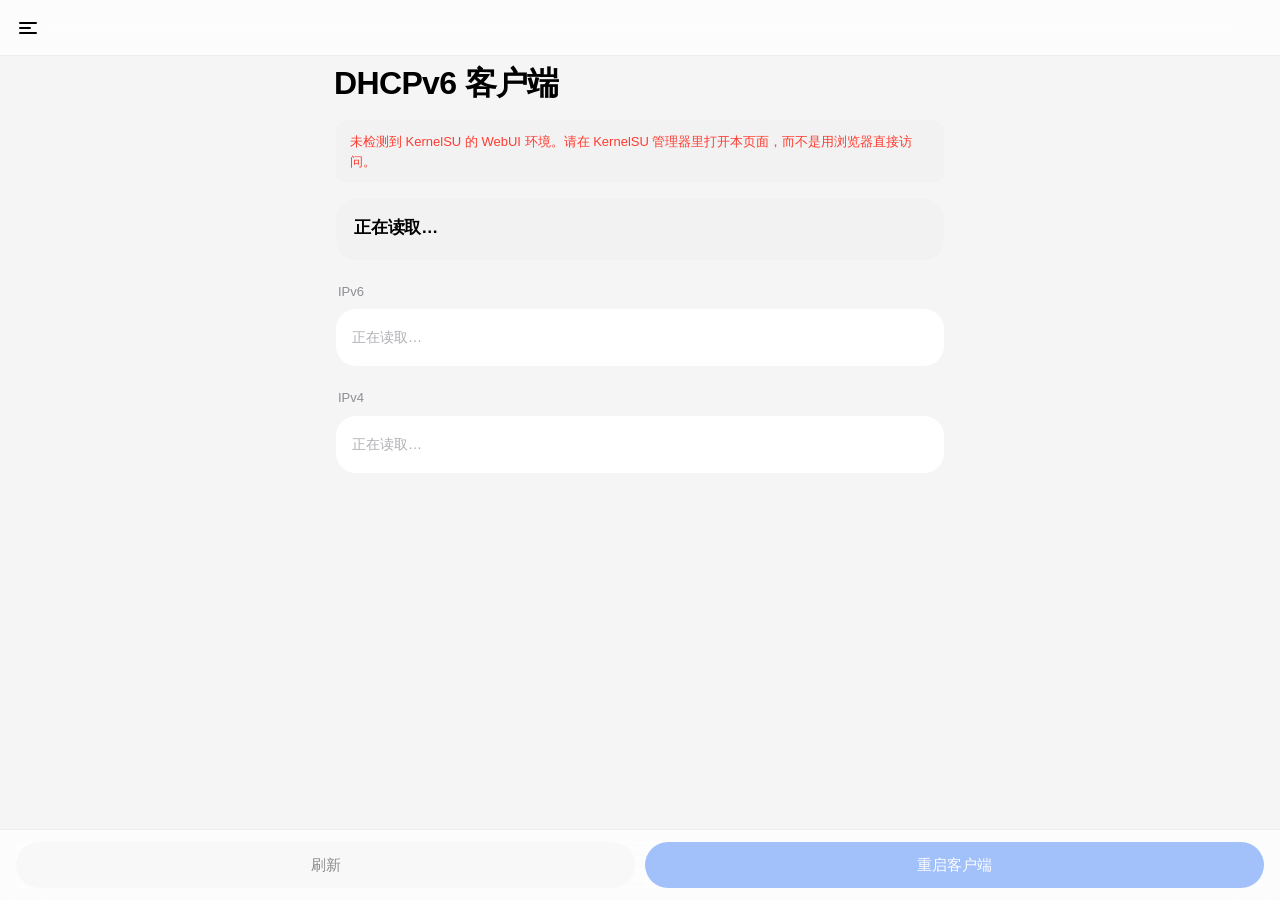
<file: module/webroot/index.html>
<!DOCTYPE html>
<html lang="zh-CN" data-skin="miuix" data-theme="light">
<head>
<meta charset="utf-8">
<meta name="viewport" content="width=device-width, initial-scale=1, viewport-fit=cover">
<meta name="color-scheme" content="light dark">
<title>DHCPv6 客户端</title>

<script>
/* 在**首次绘制之前**把「跟随系统」解析成具体的 light / dark 写进 data-theme。
   这样 style.css 里只需要两套 token，不必在 prefers-color-scheme 媒体查询里
   再抄一遍深色值（抄两份迟早不同步）。放在这里而不是 app.js，是因为
   app.js 是 module，执行时机在解析之后，会闪一下白底。 */
(function () {
	var dark = false;
	try { dark = window.matchMedia('(prefers-color-scheme: dark)').matches; } catch (e) {}
	var pref = 'system';
	try { pref = localStorage.getItem('d6.theme') || 'system'; } catch (e) {}
	if (pref === 'dark' || (pref === 'system' && dark)) {
		document.documentElement.dataset.theme = 'dark';
	} else {
		document.documentElement.dataset.theme = 'light';
	}
	try {
		var skin = localStorage.getItem('d6.skin');
		if (skin) document.documentElement.dataset.skin = skin;
	} catch (e) {}
})();
</script>

<link rel="stylesheet" href="style.css">
</head>
<body>

<header class="topbar">
	<button type="button" class="iconbtn" id="btnSettings" aria-label="设置">
		<svg width="22" height="22" viewBox="0 0 22 22" fill="none" aria-hidden="true">
			<path d="M3 6h16M3 11h10M3 16h16" stroke="currentColor" stroke-width="2" stroke-linecap="round"/>
		</svg>
	</button>
	<h1 class="topbar-title">DHCPv6 客户端</h1>
</header>

<main class="main" id="main">
	<h2 class="page-title">DHCPv6 客户端</h2>

	<div class="banner" id="banner" hidden></div>

	<section class="status-card" id="statusCard">
		<div class="status-text">
			<p class="status-title" id="statusTitle">正在读取…</p>
			<p class="status-sub" id="statusSub"></p>
		</div>
		<span class="status-icon" id="statusIcon" aria-hidden="true"></span>
	</section>

	<section class="block">
		<h3 class="block-title">IPv6</h3>
		<div class="card" id="card6">
			<div class="placeholder">正在读取…</div>
		</div>
	</section>

	<section class="block">
		<h3 class="block-title">IPv4</h3>
		<div class="card" id="card4">
			<div class="placeholder">正在读取…</div>
		</div>
	</section>

	<p class="footnote" id="footnote"></p>
</main>

<footer class="actions">
	<button type="button" class="btn" id="btnRefresh">刷新</button>
	<button type="button" class="btn btn-primary" id="btnRestart">重启客户端</button>
</footer>

<button type="button" class="scrim" id="scrim" hidden aria-label="关闭设置"></button>

<section class="sheet" id="sheet" hidden aria-label="设置">
	<div class="sheet-handle"></div>
	<h2 class="sheet-title">设置</h2>

	<div class="sheet-group">
		<p class="field-label">外观</p>
		<div class="seg" role="group" aria-label="皮肤">
			<button type="button" class="seg-item" data-skin="miuix" aria-pressed="true">Miuix</button>
			<button type="button" class="seg-item" data-skin="material3" aria-pressed="false">Material 3</button>
		</div>
	</div>

	<div class="sheet-group">
		<p class="field-label">主题</p>
		<div class="seg" role="group" aria-label="主题">
			<button type="button" class="seg-item" data-theme-opt="system" aria-pressed="true">跟随系统</button>
			<button type="button" class="seg-item" data-theme-opt="light" aria-pressed="false">浅色</button>
			<button type="button" class="seg-item" data-theme-opt="dark" aria-pressed="false">深色</button>
		</div>
		<p class="field-hint">KernelSU 的 WebView 不一定上报系统深浅；这里可以手动指定。</p>
	</div>

	<div class="sheet-group">
		<p class="field-label">接口</p>
		<div class="sheet-list">
			<div class="list-row"><span>目标接口</span><span class="list-value" id="sIfname">—</span></div>
			<div class="list-row"><span>看门狗</span><span class="list-value" id="sWatchdog">—</span></div>
		</div>
	</div>

	<div class="sheet-group">
		<p class="field-label">关于</p>
		<div class="sheet-list">
			<div class="list-row"><span>DHCPv6 客户端</span><span class="list-value" id="sVersion">—</span></div>
		</div>
	</div>
</section>

<script type="module" src="app.js"></script>
</body>
</html>
</file>
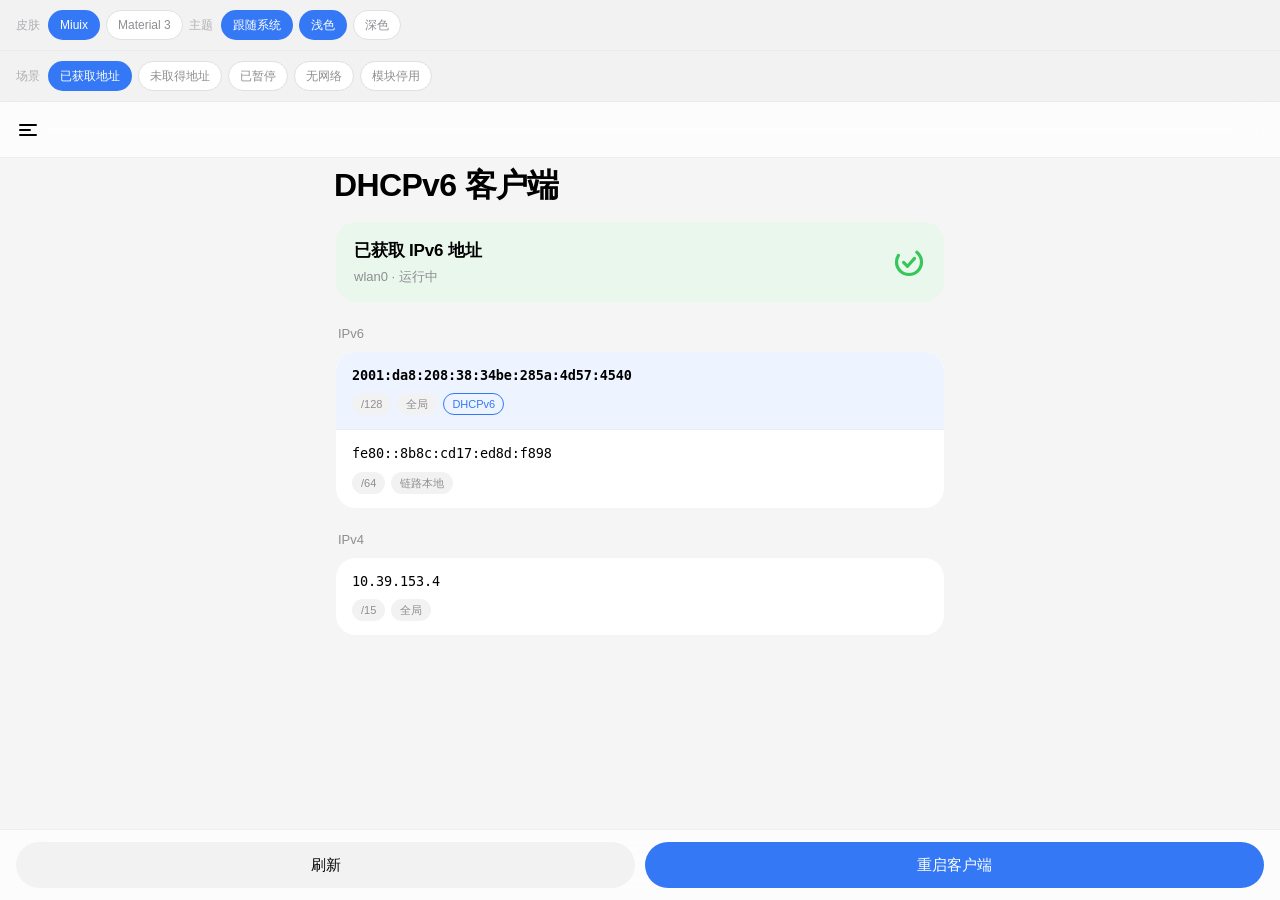
<file: module/webroot/dev-preview.html>
<!DOCTYPE html>
<html lang="zh-CN" data-skin="miuix" data-theme="light">
<head>
<meta charset="utf-8">
<meta name="viewport" content="width=device-width, initial-scale=1, viewport-fit=cover">
<meta name="color-scheme" content="light dark">
<title>DHCPv6 客户端 — 预览</title>

<script>
/* 与 index.html 完全同一段：首绘之前解析「跟随系统」 */
(function () {
	var dark = false;
	try { dark = window.matchMedia('(prefers-color-scheme: dark)').matches; } catch (e) {}
	var pref = 'system';
	try { pref = localStorage.getItem('d6.theme') || 'system'; } catch (e) {}
	document.documentElement.dataset.theme =
		(pref === 'dark' || (pref === 'system' && dark)) ? 'dark' : 'light';
	try {
		var skin = localStorage.getItem('d6.skin');
		if (skin) document.documentElement.dataset.skin = skin;
	} catch (e) {}

	/* 预览专用：允许用 ?skin=material3&theme=dark&scene=noipv6 直接定格一个组合。
	   无头浏览器截图时没有点按钮的机会，靠这个参数把状态钉死。

	   注意这里**同时写进 localStorage**：app.js 的 initPrefs() 是从偏好存储
	   读皮肤的，只改 dataset 的话会被它按默认值（miuix / system）覆盖回去。
	   写进存储是最省事的对齐方式 —— 不用为预览在 app.js 里开一个后门。
	   代价是参数会留在 localStorage 里，所以每次截图都应把两个参数都给全。

	   index.html 里没有这一段：真机走 file://，location.search 恒为空。 */
	try {
		var q = new URLSearchParams(location.search);
		var qs = q.get('skin'), qt = q.get('theme');
		if (qs === 'miuix' || qs === 'material3') {
			document.documentElement.dataset.skin = qs;
			try { localStorage.setItem('d6.skin', qs); } catch (e2) {}
		}
		if (qt === 'light' || qt === 'dark') {
			document.documentElement.dataset.theme = qt;
			try { localStorage.setItem('d6.theme', qt); } catch (e2) {}
		}
	} catch (e) {}
})();
</script>

<link rel="stylesheet" href="style.css">
<style>
	/* 仅预览用。这个文件不会被打进模块包（见 build.sh 的排除规则），
	   里面的 body 结构与 index.html 保持一致。 */
	.pbar {
		display: flex; flex-wrap: wrap; gap: 6px;
		padding: 10px 16px;
		background: var(--surface-2);
		border-bottom: 1px solid var(--line);
	}
	.pbar button {
		height: 30px; padding: 0 11px;
		border: 1px solid var(--line-2); border-radius: 999px;
		background: var(--surface); color: var(--text-2);
		font-family: inherit; font-size: 12px; cursor: pointer;
	}
	.pbar button[aria-pressed="true"] {
		border-color: transparent;
		background: var(--accent); color: #fff;
	}
	.pbar-tag {
		align-self: center; margin-right: 2px;
		font-size: 12px; color: var(--text-3);
	}
</style>
</head>
<body>

<div class="pbar">
	<span class="pbar-tag">皮肤</span>
	<button type="button" data-proxy-skin="miuix">Miuix</button>
	<button type="button" data-proxy-skin="material3">Material 3</button>
	<span class="pbar-tag">主题</span>
	<button type="button" data-proxy-theme="system">跟随系统</button>
	<button type="button" data-proxy-theme="light">浅色</button>
	<button type="button" data-proxy-theme="dark">深色</button>
</div>
<div class="pbar">
	<span class="pbar-tag">场景</span>
	<button type="button" data-scene="ok" aria-pressed="true">已获取地址</button>
	<button type="button" data-scene="noipv6" aria-pressed="false">未取得地址</button>
	<button type="button" data-scene="stopped" aria-pressed="false">已暂停</button>
	<button type="button" data-scene="empty" aria-pressed="false">无网络</button>
	<button type="button" data-scene="off" aria-pressed="false">模块停用</button>
</div>

<header class="topbar">
	<button type="button" class="iconbtn" id="btnSettings" aria-label="设置">
		<svg width="22" height="22" viewBox="0 0 22 22" fill="none" aria-hidden="true">
			<path d="M3 6h16M3 11h10M3 16h16" stroke="currentColor" stroke-width="2" stroke-linecap="round"/>
		</svg>
	</button>
	<h1 class="topbar-title">DHCPv6 客户端</h1>
</header>

<main class="main" id="main">
	<h2 class="page-title">DHCPv6 客户端</h2>

	<div class="banner" id="banner" hidden></div>

	<section class="status-card" id="statusCard">
		<div class="status-text">
			<p class="status-title" id="statusTitle">正在读取…</p>
			<p class="status-sub" id="statusSub"></p>
		</div>
		<span class="status-icon" id="statusIcon" aria-hidden="true"></span>
	</section>

	<section class="block">
		<h3 class="block-title">IPv6</h3>
		<div class="card" id="card6">
			<div class="placeholder">正在读取…</div>
		</div>
	</section>

	<section class="block">
		<h3 class="block-title">IPv4</h3>
		<div class="card" id="card4">
			<div class="placeholder">正在读取…</div>
		</div>
	</section>

	<p class="footnote" id="footnote"></p>
</main>

<footer class="actions">
	<button type="button" class="btn" id="btnRefresh">刷新</button>
	<button type="button" class="btn btn-primary" id="btnRestart">重启客户端</button>
</footer>

<button type="button" class="scrim" id="scrim" hidden aria-label="关闭设置"></button>

<section class="sheet" id="sheet" hidden aria-label="设置">
	<div class="sheet-handle"></div>
	<h2 class="sheet-title">设置</h2>

	<div class="sheet-group">
		<p class="field-label">外观</p>
		<div class="seg" role="group" aria-label="皮肤">
			<button type="button" class="seg-item" data-skin="miuix" aria-pressed="true">Miuix</button>
			<button type="button" class="seg-item" data-skin="material3" aria-pressed="false">Material 3</button>
		</div>
	</div>

	<div class="sheet-group">
		<p class="field-label">主题</p>
		<div class="seg" role="group" aria-label="主题">
			<button type="button" class="seg-item" data-theme-opt="system" aria-pressed="true">跟随系统</button>
			<button type="button" class="seg-item" data-theme-opt="light" aria-pressed="false">浅色</button>
			<button type="button" class="seg-item" data-theme-opt="dark" aria-pressed="false">深色</button>
		</div>
		<p class="field-hint">KernelSU 的 WebView 不一定上报系统深浅；这里可以手动指定。</p>
	</div>

	<div class="sheet-group">
		<p class="field-label">接口</p>
		<div class="sheet-list">
			<div class="list-row"><span>目标接口</span><span class="list-value" id="sIfname">—</span></div>
			<div class="list-row"><span>看门狗</span><span class="list-value" id="sWatchdog">—</span></div>
		</div>
	</div>

	<div class="sheet-group">
		<p class="field-label">关于</p>
		<div class="sheet-list">
			<div class="list-row"><span>DHCPv6 客户端</span><span class="list-value" id="sVersion">—</span></div>
		</div>
	</div>
</section>

<script>
/* ── 模拟内核桥 ────────────────────────────────────────────────
   真实环境里 window.ksu 由 KernelSU 的管理器注入。
   这里用真机抓下来的输出喂给同一份 app.js，保证渲染路径完全一致。 */

const PROPTEXT = [
	'id=dhcp6c-android',
	'name=DHCPv6 客户端',
	'version=v0.1.0',
	'versionCode=1',
	'author=TianyiTwT',
	'description=为 Android 补上 DHCPv6 有状态地址分配（IA_NA）。',
].join('\n');

const SCENES = {};

SCENES.ok = String.raw`RUNNING=1
PID=3964
WATCHDOG=1
IFNAME=wlan0
IFACE_UP=1
GLOBAL6=1
PAUSED=0
MODULE_OFF=0
IA_ADDR=2001:da8:208:38:34be:285a:4d57:4540
IA_ADDR_HEX=20010da80208003834be285a4d574540
DNS=
##ADDR
1: lo    inet 127.0.0.1/8 scope host lo\       valid_lft forever preferred_lft forever
1: lo    inet6 ::1/128 scope host \       valid_lft forever preferred_lft forever
17: wlan0    inet 10.39.153.4/15 brd 10.39.255.255 scope global wlan0\       valid_lft forever preferred_lft forever
17: wlan0    inet6 2001:da8:208:38:34be:285a:4d57:4540/128 scope global \       valid_lft forever preferred_lft forever
17: wlan0    inet6 fe80::8b8c:cd17:ed8d:f898/64 scope link stable-privacy \       valid_lft forever preferred_lft forever
21: rmnet_data1    inet6 240e:504:1931:b605:7089:41ff:fef3:fac4/64 scope global dynamic mngtmpaddr \       valid_lft forever preferred_lft forever`;

SCENES.noipv6 = String.raw`RUNNING=1
PID=3964
WATCHDOG=1
IFNAME=wlan0
IFACE_UP=1
GLOBAL6=0
PAUSED=0
MODULE_OFF=0
IA_ADDR=
IA_ADDR_HEX=
DNS=
##ADDR
1: lo    inet 127.0.0.1/8 scope host lo\       valid_lft forever preferred_lft forever
17: wlan0    inet 10.39.153.4/15 brd 10.39.255.255 scope global wlan0\       valid_lft forever preferred_lft forever
17: wlan0    inet6 fe80::8b8c:cd17:ed8d:f898/64 scope link stable-privacy \       valid_lft forever preferred_lft forever`;

SCENES.stopped = String.raw`RUNNING=0
PID=
WATCHDOG=1
IFNAME=wlan0
IFACE_UP=1
GLOBAL6=0
PAUSED=1
MODULE_OFF=0
IA_ADDR=
IA_ADDR_HEX=
DNS=
##ADDR
17: wlan0    inet 10.39.153.4/15 brd 10.39.255.255 scope global wlan0\       valid_lft forever preferred_lft forever
17: wlan0    inet6 fe80::8b8c:cd17:ed8d:f898/64 scope link stable-privacy \       valid_lft forever preferred_lft forever`;

SCENES.empty = String.raw`RUNNING=0
PID=
WATCHDOG=1
IFNAME=wlan0
IFACE_UP=0
GLOBAL6=0
PAUSED=0
MODULE_OFF=0
IA_ADDR=
IA_ADDR_HEX=
DNS=
##ADDR
1: lo    inet 127.0.0.1/8 scope host lo\       valid_lft forever preferred_lft forever`;

SCENES.off = String.raw`RUNNING=0
PID=
WATCHDOG=0
IFNAME=wlan0
IFACE_UP=0
GLOBAL6=0
PAUSED=0
MODULE_OFF=1
IA_ADDR=
IA_ADDR_HEX=
DNS=
##ADDR
1: lo    inet 127.0.0.1/8 scope host lo\       valid_lft forever preferred_lft forever`;

let scene = 'ok';
try {
	const qs = new URLSearchParams(location.search).get('scene');
	if (qs && SCENES[qs]) scene = qs;
} catch (e) {}
document.querySelectorAll('[data-scene]').forEach(b => {
	b.setAttribute('aria-pressed', String(b.dataset.scene === scene));
});

window.ksu = {
	exec(command, optionsJson, callbackName) {
		const out = (SCENES[scene] || '') + '\n##PROP\n' + PROPTEXT;
		setTimeout(() => {
			try { window[callbackName](0, out, ''); } catch (e) { /* noop */ }
		}, 120);
	},
	toast(message) {
		const el = document.createElement('div');
		el.textContent = message;
		el.style.cssText = 'position:fixed;left:50%;bottom:96px;transform:translateX(-50%);'
			+ 'padding:9px 15px;border-radius:999px;background:#1c1c1e;color:#fff;'
			+ 'font-size:13px;z-index:99';
		document.body.appendChild(el);
		setTimeout(() => el.remove(), 1400);
	},
};

document.querySelectorAll('[data-scene]').forEach(btn => {
	btn.addEventListener('click', () => {
		scene = btn.dataset.scene;
		document.querySelectorAll('[data-scene]').forEach(b => {
			b.setAttribute('aria-pressed', String(b === btn));
		});
		document.getElementById('btnRefresh').click();
	});
});

/* 皮肤/主题按钮不自己实现一遍，直接代理到设置面板里的真按钮 ——
   省得预览条和 app.js 各有一套逻辑、然后对不上。 */
document.querySelectorAll('[data-proxy-skin]').forEach(btn => {
	btn.addEventListener('click', () => {
		const t = document.querySelector('.sheet [data-skin="' + btn.dataset.proxySkin + '"]');
		if (t) t.click();
	});
});
document.querySelectorAll('[data-proxy-theme]').forEach(btn => {
	btn.addEventListener('click', () => {
		const t = document.querySelector('.sheet [data-theme-opt="' + btn.dataset.proxyTheme + '"]');
		if (t) t.click();
	});
});

/* 预览条上的高亮跟着真实偏好走（每次点击后同步一次） */
function syncBar() {
	const skin = document.documentElement.dataset.skin;
	const theme = document.documentElement.dataset.theme;
	document.querySelectorAll('[data-proxy-skin]').forEach(b => {
		b.setAttribute('aria-pressed', String(b.dataset.proxySkin === skin));
	});
	document.querySelectorAll('[data-proxy-theme]').forEach(b => {
		const want = b.dataset.proxyTheme;
		const on = want === 'system'
			? !localStorageThemeForced()
			: want === theme;
		b.setAttribute('aria-pressed', String(on));
	});
}
function localStorageThemeForced() {
	try { const t = localStorage.getItem('d6.theme') || 'system'; return t !== 'system'; } catch (e) { return false; }
}
document.addEventListener('click', () => setTimeout(syncBar, 0));
syncBar();
</script>

<script type="module" src="app.js"></script>
</body>
</html>
</file>
<file: module/webroot/style.css>
/*
 * style.css —— DHCPv6 客户端 WebUI
 *
 * ── 两个维度 ─────────────────────────────────────────────────────
 *
 * 皮肤：html[data-skin="miuix" | "material3"]
 * 明暗：html[data-theme="light" | "dark"]
 *
 * 「跟随系统」不是在 CSS 里用 prefers-color-scheme 实现的，而是由 index.html
 * <head> 里的一小段内联脚本在**首次绘制之前**解析成具体的 light/dark 写进
 * data-theme。这么做是为了少抄一遍深色 token（媒体查询里一半、属性选择器里
 * 又一半，两处迟早会不同步），代价是需要 JS —— 而 WebView 里 JS 一定在。
 *
 * ── 配色原则：一屏只有一个彩色主角 ───────────────────────────────
 *
 *   · 蓝（--accent）＝ 可交互的东西：主按钮、开关、选中态、本模块自己的地址标记；
 *   · 绿（--ok）    ＝ 只做状态图标，**不染文字、不做底色上的文字色**；
 *   · 红（--danger）＝ 异常；
 *   · 其余全部中性灰。
 *
 * 这是照着 SukiSU 的观感定的：它首页只有那个绿勾是彩色，模块页只有开关、
 * FAB、选中的 tab 是蓝色，同屏从不出现两个强调色。
 *
 * ── 两套皮肤必须「一眼可辨」，不是微调 ───────────────────────────
 *
 * 第一版只在 token 层做了区分（圆角 / 描边 / 磨砂），布局结构和色彩用法完全
 * 一样，观感就是「同一个界面微调了两下」——用户的原话是「看不出区别」。
 * 所以现在按各自的设计语言拉开：
 *
 *   Miuix（MIUI / HyperOS）：顶栏只留图标、标题下放成正文大字、无描边大圆角
 *     卡片靠白底浮起、全药丸按钮、灰轨道 + 白滑块分段控件、顶栏底栏磨砂。
 *   Material 3：顶栏用 surface-container 染色并承载标题、**轮廓卡**（透明底 +
 *     描边）、filled tonal + filled 两级按钮、12px 圆角、outlined segmented
 *     button（描边分段 + 细分隔线 + 选中填色带勾选标记）、不磨砂。
 *
 * ── 磨砂玻璃的适用范围 ───────────────────────────────────────────
 *
 * 只给 Miuix 的顶栏、底部操作条、设置面板的遮罩用 —— 它们浮在滚动内容之上，
 * 有东西可透。M3 走的是不透明 surface 层次，不用磨砂。backdrop-filter 在老
 * WebView 上不生效，所以每一处都配了不透明兜底（见各处的 @supports not）。
 */

/* ══════════════════════════════════════════════ token */

:root[data-theme="light"] {
	--bg:            #f5f5f5;
	--surface:       #ffffff;
	--surface-2:     #f2f2f2;
	--surface-3:     #f7f7f7;
	--line:          #ebebeb;
	--line-2:        #e0e0e0;

	--text:          #000000;
	--text-2:        #8e8e93;
	--text-3:        #b0b0b5;

	--accent:        #3478f6;
	--on-accent:     #ffffff;
	--accent-weak:   #eef4ff;
	/* 落在浅色面**上**的蓝字（描边按钮文字、选中项文字、标签）单独一个色号：
	   实心填充用 --accent，文字用 --accent-fg。深色下两者会分岔，见下。 */
	--accent-fg:     #3478f6;

	/* M3 的 top app bar 底色。和 --bg 分开才有「一条顶栏」的观感，
	   这是把 M3 和 Miuix 一眼区分开的最关键一条。 */
	--surface-container: #eceef1;

	--ok:            #34c759;
	--ok-bg:         #e9f7ec;
	--danger:        #ff3b30;

	--glass:         rgba(255, 255, 255, 0.72);
	--glass-line:    rgba(0, 0, 0, 0.06);
	--scrim:         rgba(0, 0, 0, 0.28);

	--shadow-sheet:  0 -1px 32px rgba(0, 0, 0, 0.14);
	color-scheme: light;
}

:root[data-theme="dark"] {
	--bg:            #000000;
	--surface:       #1c1c1e;
	--surface-2:     #2c2c2e;
	--surface-3:     #141416;
	--line:          #2c2c2e;
	--line-2:        #3a3a3c;

	--text:          #ffffff;
	--text-2:        #8e8e93;
	--text-3:        #636366;

	--accent:        #3478f6;
	--on-accent:     #ffffff;
	--accent-weak:   #12233a;
	/* #3478f6 压在 #2c2c2e 上只有约 2.9:1（浅色下压白底是 4.2:1），
	   所以深色里的蓝字必须提亮，同一个色号不能两处通用。 */
	--accent-fg:     #8ab4f8;

	--surface-container: #1f2023;

	--ok:            #30d158;
	--ok-bg:         #12291a;
	--danger:        #ff453a;

	--glass:         rgba(28, 28, 30, 0.72);
	--glass-line:    rgba(255, 255, 255, 0.08);
	--scrim:         rgba(0, 0, 0, 0.55);

	--shadow-sheet:  0 -1px 32px rgba(0, 0, 0, 0.6);
	color-scheme: dark;
}

/* 没拿到 data-theme 时的兜底（内联脚本被挡掉才会走到这里） */
:root {
	--bg: #f5f5f5; --surface: #ffffff; --surface-2: #f2f2f2; --surface-3: #f7f7f7;
	--line: #ebebeb; --line-2: #e0e0e0;
	--text: #000000; --text-2: #8e8e93; --text-3: #b0b0b5;
	--accent: #3478f6; --on-accent: #ffffff; --accent-weak: #eef4ff;
	--accent-fg: #3478f6; --surface-container: #eceef1;
	--ok: #34c759; --ok-bg: #e9f7ec; --danger: #ff3b30;
	--glass: rgba(255,255,255,0.72); --glass-line: rgba(0,0,0,0.06);
	--scrim: rgba(0,0,0,0.28); --shadow-sheet: 0 -1px 32px rgba(0,0,0,0.14);
	color-scheme: light;
}
@media (prefers-color-scheme: dark) {
	:root:not([data-theme]) {
		--bg: #000000; --surface: #1c1c1e; --surface-2: #2c2c2e; --surface-3: #141416;
		--line: #2c2c2e; --line-2: #3a3a3c;
		--text: #ffffff; --text-2: #8e8e93; --text-3: #636366;
		--accent: #3478f6; --on-accent: #ffffff; --accent-weak: #12233a;
		--accent-fg: #8ab4f8; --surface-container: #1f2023;
		--ok: #30d158; --ok-bg: #12291a; --danger: #ff453a;
		--glass: rgba(28,28,30,0.72); --glass-line: rgba(255,255,255,0.08);
		--scrim: rgba(0,0,0,0.55); --shadow-sheet: 0 -1px 32px rgba(0,0,0,0.6);
		color-scheme: dark;
	}
}

/* 字体栈不带 system-ui / Roboto / Inter —— 中文按 Noto Sans CJK 落到系统字体，
   地址用等宽，因为它本来就是一串要逐位核对的字符。 */
:root {
	--sans: "Noto Sans SC", "Source Han Sans SC", "PingFang SC",
	        "Microsoft YaHei", sans-serif;
	--mono: "Noto Sans Mono", "JetBrains Mono", Menlo, Consolas, monospace;

	--r-card: 20px;
	--r-sunk: 12px;
	--title-size: 32px;
	--title-weight: 700;
}

/* ══════════════════════════════════════════════ 皮肤差异 */

/* ── Miuix：大标题 + 无边框大圆角卡 + 磨砂顶栏底栏 ───────────── */

:root[data-skin="miuix"] .topbar {
	background: var(--glass);
	-webkit-backdrop-filter: saturate(180%) blur(20px);
	backdrop-filter: saturate(180%) blur(20px);
	border-bottom: 1px solid var(--glass-line);
}
@supports not ((backdrop-filter: blur(1px)) or (-webkit-backdrop-filter: blur(1px))) {
	:root[data-skin="miuix"] .topbar { background: var(--bg); }
}

:root[data-skin="miuix"] .actions {
	background: var(--glass);
	-webkit-backdrop-filter: saturate(180%) blur(20px);
	backdrop-filter: saturate(180%) blur(20px);
	border-top: 1px solid var(--glass-line);
}
@supports not ((backdrop-filter: blur(1px)) or (-webkit-backdrop-filter: blur(1px))) {
	:root[data-skin="miuix"] .actions { background: var(--bg); }
}

/* Miuix 顶部只有那个设置图标，标题在正文里以大字出现 */
:root[data-skin="miuix"] .topbar-title { display: none; }

:root[data-skin="miuix"] .card,
:root[data-skin="miuix"] .status-card,
:root[data-skin="miuix"] .sheet-list { border: none; }

/* 这里**不能**写 `:root[data-skin="miuix"] .status-card { background: var(--ok-bg) }`。
   它的特异性是 (0,3,0)，会压过下面的 `.status-card.is-warn` (0,2,0)，
   结果是「未取得地址」这种警告态也被染成绿色 —— 状态卡于是恒绿，
   成功和失败长得一模一样，观感上就是"配色怪怪的"。
   成功态的背景本来就由 `.status-card.is-ok` 统一给了，不需要皮肤再管一次。 */

:root[data-skin="miuix"] .sheet { border-radius: 24px 24px 0 0; }

/* Miuix 的分段控件：灰轨道 + 白滑块 + 蓝字。
   深色下轨道原本也是 --surface-2，和滑块同一个颜色 —— 选中项只剩一行蓝字，
   滑块整个消失。把轨道压暗一档（--surface-3），就有了「凹陷轨道 + 浮起滑块」
   的正常层次。这两条**必须限定 miuix 皮肤**：M3 的分段控件是另一种形态
   （描边分段），如果不限定皮肤，这个 (0,3,0) 的深色规则会按书写顺序压过
   M3 那套同样 (0,4,0) 的规则，把 M3 也染回灰轨道。 */
:root[data-skin="miuix"][data-theme="dark"] .seg { background: var(--surface-3); }

:root[data-skin="miuix"][data-theme="dark"] .seg-item[aria-pressed="true"] {
	background: var(--surface-2);
	color: var(--accent-fg);
}

/* ── Material 3：染色顶栏 + 轮廓卡 + tonal 按钮 + 描边分段 ───── */

:root[data-skin="material3"] {
	--r-card: 12px;
	--r-sunk: 8px;
	--title-size: 22px;
	--title-weight: 500;

	/* M3 tonal（filled tonal）按钮的底色，对应 secondary-container。
	   不能复用 --accent-weak：#eef4ff 压在 --bg (#f5f5f5) 上几乎看不出填色，
	   按钮会变成"没上色的白底蓝字"，与 Miuix 的灰底实心区分不开。 */
	--tonal: #d8e4fd;
}

:root[data-skin="material3"][data-theme="dark"] {
	--tonal: #12395c;
}

/* M3 的小号 top app bar：surface-container 染色 + 承载标题 + 高 64。 */
:root[data-skin="material3"] .topbar {
	background: var(--surface-container);
	border-bottom: none;
	height: 64px;
	padding: 0 20px;
	gap: 8px;
}

:root[data-skin="material3"] .iconbtn { margin-left: -10px; }

:root[data-skin="material3"] .topbar-title {
	display: block;
	font-size: 22px;
	font-weight: 500;
	letter-spacing: 0;
}

/* M3 的标题就在顶栏里，正文不再重复一遍 */
:root[data-skin="material3"] .page-title { display: none; }

/* 「轮廓卡」：M3 的 outlined card 是透明底 + 描边，不像 Miuix 那样靠白底浮起。
   这一条把整页的观感从「白色浮起卡片」换成「平面线框」。 */
:root[data-skin="material3"] .card,
:root[data-skin="material3"] .sheet-list {
	background: transparent;
	border: 1px solid var(--line-2);
}

/* 状态卡是这一屏的主角，M3 里用 filled container 强调，不做透明 */
:root[data-skin="material3"] .status-card { border: 1px solid var(--line-2); }

:root[data-skin="material3"] .status-card.is-warn,
:root[data-skin="material3"] .status-card.is-off {
	background: var(--surface-container);
}

:root[data-skin="material3"] .actions {
	background: var(--bg);
	border-top: 1px solid var(--line);
}

/* M3 的按钮两级：次级是 filled tonal（弱色填充），主级是 filled。
   圆角收到 12px —— Miuix 那边是全药丸，这样一眼就能分出来。 */
:root[data-skin="material3"] .btn {
	background: var(--tonal);
	border: none;
	border-radius: 12px;
	color: var(--accent-fg);
}

:root[data-skin="material3"] .btn-primary {
	background: var(--accent);
	color: var(--on-accent);
}

/* M3 深色的 primary 是「亮底深字」，跟浅色反过来，这是规范不是随手定的 */
:root[data-skin="material3"][data-theme="dark"] .btn-primary {
	background: #a8c7fa;
	color: #08203f;
}

:root[data-skin="material3"] .sheet { border-radius: 28px 28px 0 0; }

/* outlined segmented button：描边分段 + 细分隔线 + 选中项填
   secondary-container 并加勾选标记。和 Miuix 的「灰轨道 + 白滑块」是两种
   完全不同的形态，这是设置面板里最好认的差别。 */
:root[data-skin="material3"] .seg {
	background: transparent;
	border: 1px solid var(--line-2);
	padding: 0;
	overflow: hidden;
}

:root[data-skin="material3"] .seg-item {
	height: 40px;
	border-radius: 0;
}

:root[data-skin="material3"] .seg-item + .seg-item {
	border-left: 1px solid var(--line-2);
}

:root[data-skin="material3"] .seg-item[aria-pressed="true"] {
	background: var(--accent-weak);
	color: var(--accent-fg);
}

:root[data-skin="material3"] .seg-item[aria-pressed="true"]::before {
	content: "✓ ";
}

/* ══════════════════════════════════════════════ 基础 */

* { box-sizing: border-box; }

html, body {
	margin: 0;
	padding: 0;
	background: var(--bg);
	color: var(--text);
	font-family: var(--sans);
	font-size: 16px;
	line-height: 1.5;
	-webkit-text-size-adjust: 100%;
	-webkit-tap-highlight-color: transparent;
	overscroll-behavior-y: none;
}

body {
	display: flex;
	flex-direction: column;
	min-height: 100vh;
	padding-top: env(safe-area-inset-top);
}

/* ══════════════════════════════════════════════ 顶栏 */

.topbar {
	position: sticky;
	top: 0;
	z-index: 20;
	display: flex;
	align-items: center;
	gap: 12px;
	height: 56px;
	padding: 0 16px;
}

.iconbtn {
	flex: none;
	display: flex;
	align-items: center;
	justify-content: center;
	width: 36px;
	height: 36px;
	margin-left: -6px;
	padding: 0;
	border: none;
	border-radius: 50%;
	background: transparent;
	color: var(--text);
	cursor: pointer;
}

.iconbtn:active { background: var(--surface-2); }

.iconbtn svg { display: block; }

.topbar-title {
	margin: 0;
	font-weight: 500;
}

/* ══════════════════════════════════════════════ 主体 */

.main {
	flex: 1;
	width: 100%;
	max-width: 640px;
	margin: 0 auto;
	padding: 0 16px 24px;
}

.page-title {
	margin: 8px 0 18px -2px;
	font-size: var(--title-size);
	font-weight: var(--title-weight);
	letter-spacing: -0.02em;
	line-height: 1.2;
}

.block { margin-top: 22px; }

.block-title {
	margin: 0 0 8px 2px;
	font-size: 13px;
	font-weight: 500;
	color: var(--text-2);
}

.card {
	background: var(--surface);
	border-radius: var(--r-card);
	overflow: hidden;
}

.placeholder {
	padding: 18px 16px;
	font-size: 14px;
	color: var(--text-3);
}

/* ══════════════════════════════════════════════ 状态卡 */

.status-card {
	display: flex;
	align-items: center;
	gap: 14px;
	padding: 16px 18px;
	border-radius: var(--r-card);
	background: var(--surface-2);
}

.status-card.is-ok   { background: var(--ok-bg); }
.status-card.is-warn { background: var(--surface-2); }
.status-card.is-off  { background: var(--surface-2); }

.status-text { flex: 1; min-width: 0; }

/* 标题一律用前景色。第一版把它染成绿色，于是「绿色文字 + 绿色底」既不像
   强调也不像正文，还和旁边的蓝色按钮抢戏 —— 这是"配色怪"的主因。 */
.status-title {
	margin: 0;
	font-size: 17px;
	font-weight: 600;
	color: var(--text);
	letter-spacing: -0.01em;
}

.status-sub {
	margin: 3px 0 0;
	font-size: 13px;
	color: var(--text-2);
	overflow: hidden;
	text-overflow: ellipsis;
	white-space: nowrap;
}

.status-icon { flex: none; display: block; }
.status-icon svg { display: block; }

/* ══════════════════════════════════════════════ 地址行 */

.row { padding: 14px 16px; }

.row + .row { border-top: 1px solid var(--line); }

.row-own { background: var(--accent-weak); }

.row-addr {
	font-family: var(--mono);
	font-size: 13.5px;
	line-height: 1.45;
	word-break: break-all;
	letter-spacing: -0.01em;
}

/* 自己的地址不染蓝：蓝在本项目里只表示「可点」，地址是不可点的。
   要突出它，用字重和底色，不用色相。 */
.row-own .row-addr { font-weight: 600; color: var(--text); }

.row-meta {
	display: flex;
	flex-wrap: wrap;
	gap: 6px;
	margin-top: 8px;
}

.tag {
	display: inline-block;
	padding: 1px 8px;
	border: 1px solid transparent;
	border-radius: 999px;
	background: var(--surface-2);
	font-size: 11px;
	line-height: 18px;
	color: var(--text-2);
}

/* 「DHCPv6」是本模块的标记，用描边蓝而不是实心蓝：实心块在浅色底上
   是一整块高饱和色，会把整张卡的重心拽过去。 */
.tag-own {
	border-color: var(--accent-fg);
	background: transparent;
	color: var(--accent-fg);
}

.footnote {
	margin: 18px 2px 0;
	font-size: 12px;
	line-height: 1.6;
	color: var(--text-3);
}

/* ══════════════════════════════════════════════ 提示条 */

.banner {
	margin: 0 0 16px;
	padding: 12px 14px;
	border-radius: var(--r-sunk);
	background: var(--surface-2);
	font-size: 13px;
	line-height: 1.5;
	color: var(--text-2);
}

.banner-error { color: var(--danger); }

/* ══════════════════════════════════════════════ 底部操作条 */

.actions {
	position: sticky;
	bottom: 0;
	z-index: 20;
	display: flex;
	gap: 10px;
	padding: 12px 16px calc(12px + env(safe-area-inset-bottom));
}

.btn {
	flex: 1;
	height: 46px;
	padding: 0 16px;
	border: none;
	border-radius: 999px;
	background: var(--surface-2);
	color: var(--text);
	font-family: inherit;
	font-size: 15px;
	font-weight: 500;
	cursor: pointer;
	transition: opacity .12s ease;
}

.btn:active { opacity: .6; }

.btn:disabled { opacity: .45; cursor: default; }

/* 全屏唯一的实心蓝。SukiSU 也是这么用的：它整页只有那个 FAB 是实心蓝。 */
.btn-primary {
	background: var(--accent);
	color: var(--on-accent);
}

/* ══════════════════════════════════════════════ 设置面板 */

.scrim {
	position: fixed;
	inset: 0;
	z-index: 40;
	background: var(--scrim);
	border: none;
	padding: 0;
	opacity: 0;
	transition: opacity .18s ease;
}

.scrim[hidden] { display: none; }
.scrim.is-open { opacity: 1; }

.sheet {
	position: fixed;
	left: 0;
	right: 0;
	bottom: 0;
	z-index: 50;
	max-height: 86vh;
	overflow-y: auto;
	padding: 10px 20px calc(24px + env(safe-area-inset-bottom));
	background: var(--surface);
	box-shadow: var(--shadow-sheet);
	transform: translateY(101%);
	transition: transform .22s cubic-bezier(.32, .72, 0, 1);
}

.sheet[hidden] { display: none; }
.sheet.is-open { transform: translateY(0); }

.sheet-handle {
	width: 40px;
	height: 4px;
	margin: 0 auto 14px;
	border-radius: 999px;
	background: var(--line-2);
}

.sheet-title {
	margin: 0 0 20px 4px;
	font-size: 20px;
	font-weight: 600;
}

.field-label {
	margin: 0 0 8px 4px;
	font-size: 13px;
	color: var(--text-2);
}

.field-hint {
	margin: 8px 4px 0;
	font-size: 12px;
	line-height: 1.5;
	color: var(--text-3);
}

.seg {
	display: flex;
	align-items: center;
	padding: 4px;
	border-radius: 999px;
	background: var(--surface-2);
}

.seg-item {
	flex: 1;
	min-width: 0;
	height: 34px;
	padding: 0 6px;
	border: none;
	border-radius: 999px;
	background: transparent;
	color: var(--text-2);
	font-family: inherit;
	font-size: 13px;
	font-weight: 500;
	cursor: pointer;
	white-space: nowrap;
	overflow: hidden;
	text-overflow: ellipsis;
}

/* 选中态是白色滑块 + 蓝色文字（SukiSU 的分段控件就是这个做法：
   accent 只落在文字上，不铺底色）。深色下的覆盖见 Miuix 皮肤块。 */
.seg-item[aria-pressed="true"] {
	background: var(--surface);
	color: var(--accent-fg);
}

.sheet-list {
	margin-top: 4px;
	border-radius: var(--r-sunk);
	background: var(--surface-3);
	overflow: hidden;
}

.list-row {
	display: flex;
	align-items: center;
	justify-content: space-between;
	gap: 12px;
	min-height: 52px;
	padding: 12px 16px;
	font-size: 14px;
}

.list-row + .list-row { border-top: 1px solid var(--line); }

.list-value {
	color: var(--text-2);
	text-align: right;
	overflow: hidden;
	text-overflow: ellipsis;
	white-space: nowrap;
	font-family: var(--mono);
	font-size: 13px;
}

.sheet-group { margin-top: 22px; }

/* 关掉动画给那些把「减少动态效果」打开的用户 */
@media (prefers-reduced-motion: reduce) {
	.scrim, .sheet, .btn { transition: none; }
}
</file>
